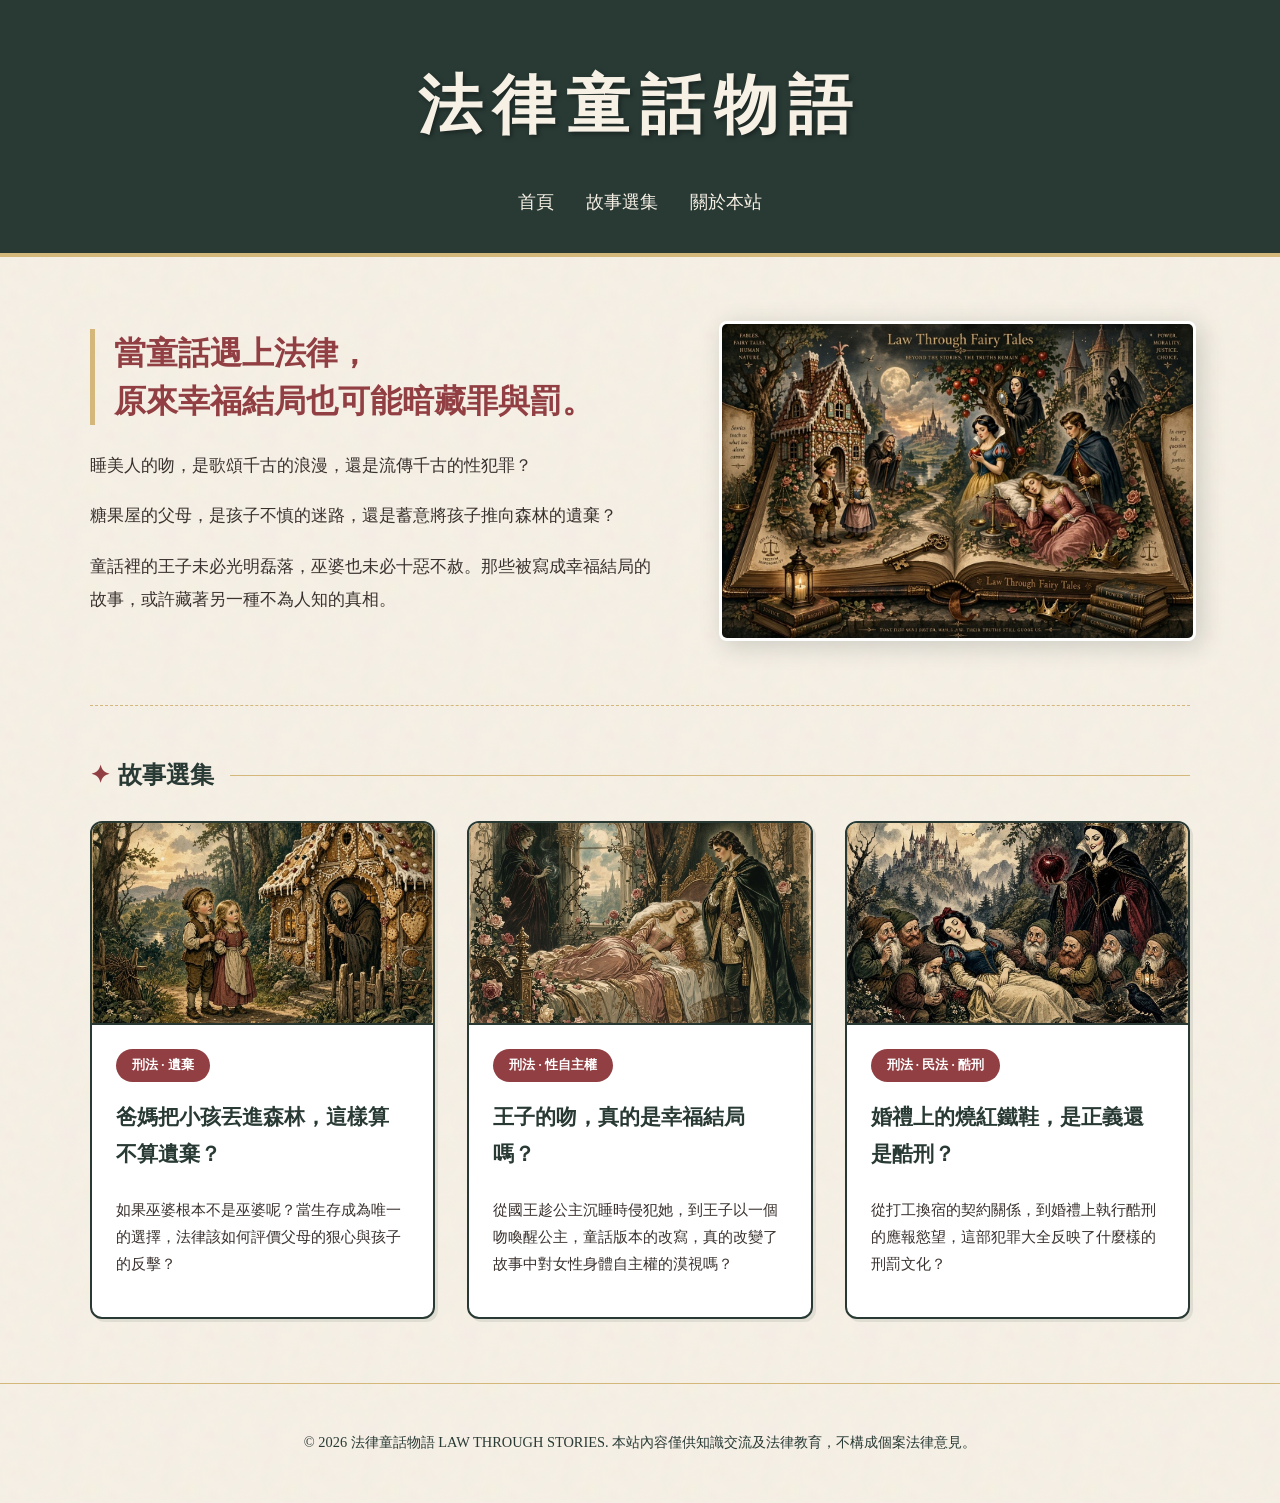
<file: index.html>
<!DOCTYPE html>
<html lang="zh-Hant">
<head>
  <meta charset="UTF-8">
  <meta name="viewport" content="width=device-width, initial-scale=1.0">
  <title>法律童話物語 LAW THROUGH STORIES</title>
  <link rel="stylesheet" href="css/style.css">
</head>
<body>
  <!-- 綠色大標題區塊 -->
  <header>
    <h1><a href="index.html">法律童話物語</a></h1>
    <nav>
      <a href="index.html">首頁</a>
      <a href="articles.html">故事選集</a>
      <a href="about.html">關於本站</a>
    </nav>
  </header>
  
  <main>
    <div class="hero-section">
      <div class="hero-content">
        <div class="hero-text">
          <!-- 小標題 -->
          <h2>當童話遇上法律，<br>原來幸福結局也可能暗藏罪與罰。</h2>
          
          <!-- 內文 -->
          <p>睡美人的吻，是歌頌千古的浪漫，還是流傳千古的性犯罪？</p>
          <p>糖果屋的父母，是孩子不慎的迷路，還是蓄意將孩子推向森林的遺棄？</p>
          <p>童話裡的王子未必光明磊落，巫婆也未必十惡不赦。那些被寫成幸福結局的故事，或許藏著另一種不為人知的真相。</p>
        </div>
        
        <div class="hero-img">
          <!-- 新圖片位置 -->
          <img src="images/hero.jpg" alt="童話主視覺">
        </div>
      </div>
    </div>

    <!-- 下半部：卡片區 -->
    <div class="section-title">故事選集</div>
    
    <div class="grid">
      <!-- 糖果屋 -->
      <a href="articles/hansel-and-gretel.html" class="card">
        <img src="images/candy.jpg" alt="糖果屋插圖" class="card-img">
        <div class="card-content">
          <span class="card-tag">刑法 · 遺棄</span>
          <h3>爸媽把小孩丟進森林，這樣算不算遺棄？</h3>
          <p>如果巫婆根本不是巫婆呢？當生存成為唯一的選擇，法律該如何評價父母的狠心與孩子的反擊？</p>
        </div>
      </a>

      <!-- 睡美人 -->
      <a href="articles/sleeping-beauty.html" class="card">
        <img src="images/sleeping.jpg" alt="睡美人插圖" class="card-img">
        <div class="card-content">
          <span class="card-tag">刑法 · 性自主權</span>
          <h3>王子的吻，真的是幸福結局嗎？</h3>
          <p>從國王趁公主沉睡時侵犯她，到王子以一個吻喚醒公主，童話版本的改寫，真的改變了故事中對女性身體自主權的漠視嗎？</p>
        </div>
      </a>

      <!-- 白雪公主 -->
      <a href="articles/snow-white.html" class="card">
        <img src="images/snow.jpg" alt="白雪公主插圖" class="card-img">
        <div class="card-content">
          <span class="card-tag">刑法 · 民法 · 酷刑</span>
          <h3>婚禮上的燒紅鐵鞋，是正義還是酷刑？</h3>
          <p>從打工換宿的契約關係，到婚禮上執行酷刑的應報慾望，這部犯罪大全反映了什麼樣的刑罰文化？</p>
        </div>
      </a>
    </div>
  </main>
  
  <footer>
    <p>© 2026 法律童話物語 LAW THROUGH STORIES. 本站內容僅供知識交流及法律教育，不構成個案法律意見。</p>
  </footer>
</body>
</html>
</file>
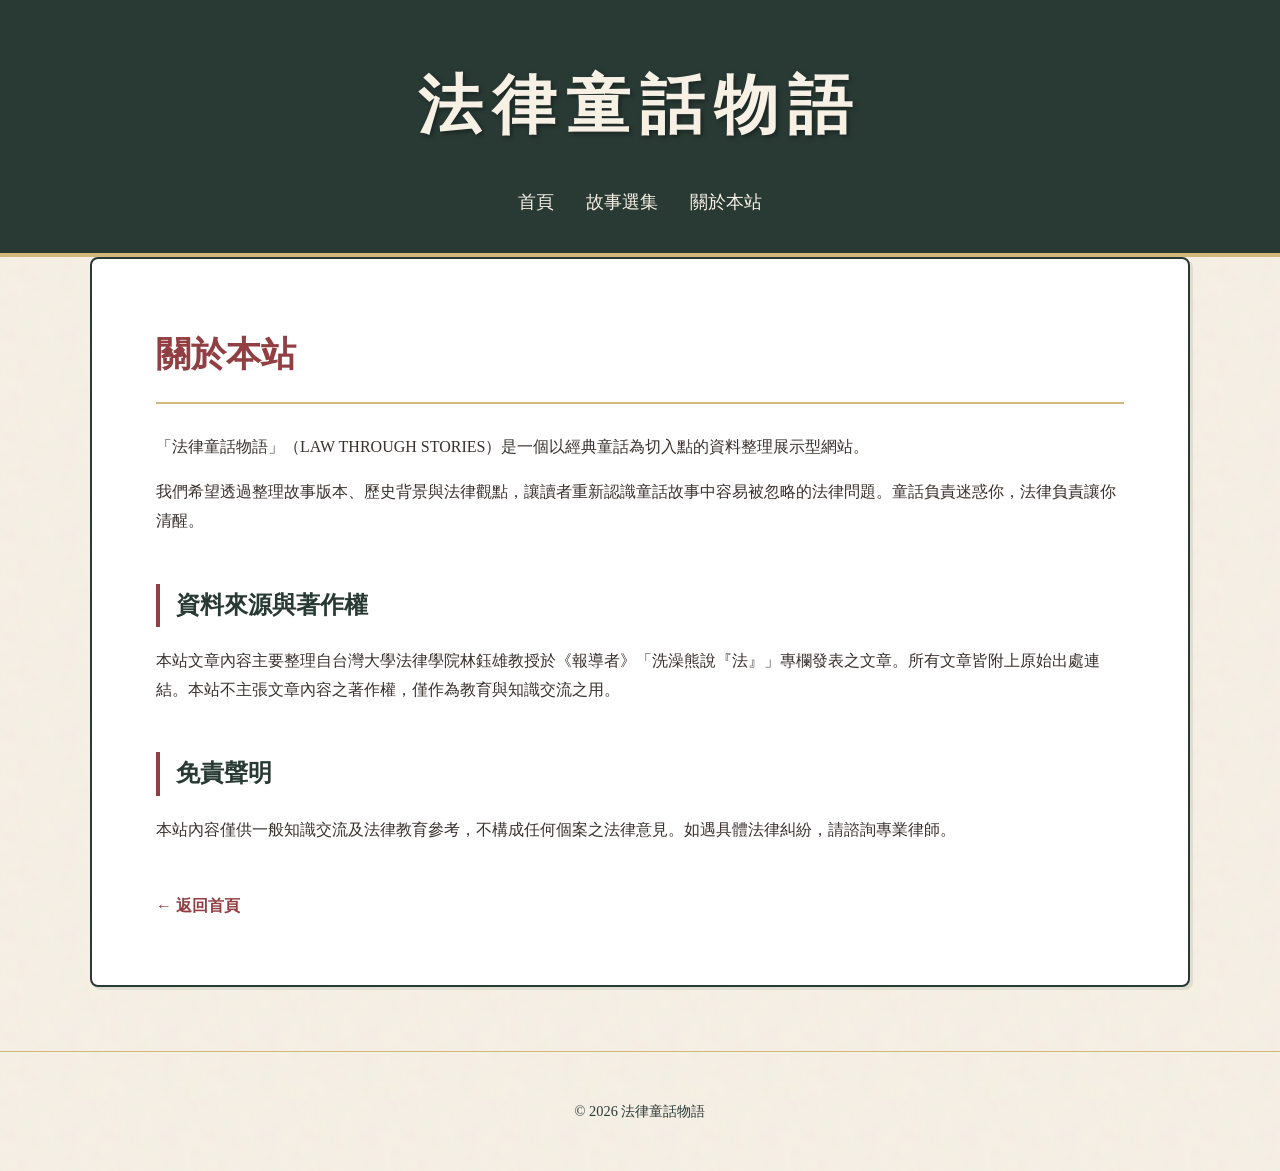
<file: about.html>
<!DOCTYPE html>
<html lang="zh-Hant">
<head>
  <meta charset="UTF-8">
  <meta name="viewport" content="width=device-width, initial-scale=1.0">
  <title>關於本站 ｜ 法律童話物語</title>
  <link rel="stylesheet" href="css/style.css">
</head>
<body>
  <header>
    <h1><a href="index.html">法律童話物語</a></h1>
    <nav><a href="index.html">首頁</a><a href="articles.html">故事選集</a><a href="about.html">關於本站</a></nav>
  </header>
  <main>
    <article>
      <h1>關於本站</h1>
      <p>「法律童話物語」（LAW THROUGH STORIES）是一個以經典童話為切入點的資料整理展示型網站。</p>
      <p>我們希望透過整理故事版本、歷史背景與法律觀點，讓讀者重新認識童話故事中容易被忽略的法律問題。童話負責迷惑你，法律負責讓你清醒。</p>
      <h2>資料來源與著作權</h2>
      <p>本站文章內容主要整理自台灣大學法律學院林鈺雄教授於《報導者》「洗澡熊說『法』」專欄發表之文章。所有文章皆附上原始出處連結。本站不主張文章內容之著作權，僅作為教育與知識交流之用。</p>
      <h2>免責聲明</h2>
      <p>本站內容僅供一般知識交流及法律教育參考，不構成任何個案之法律意見。如遇具體法律糾紛，請諮詢專業律師。</p>
      <a href="index.html" class="back-link">← 返回首頁</a>
    </article>
  </main>
  <footer><p>© 2026 法律童話物語</p></footer>
</body>
</html>
</file>
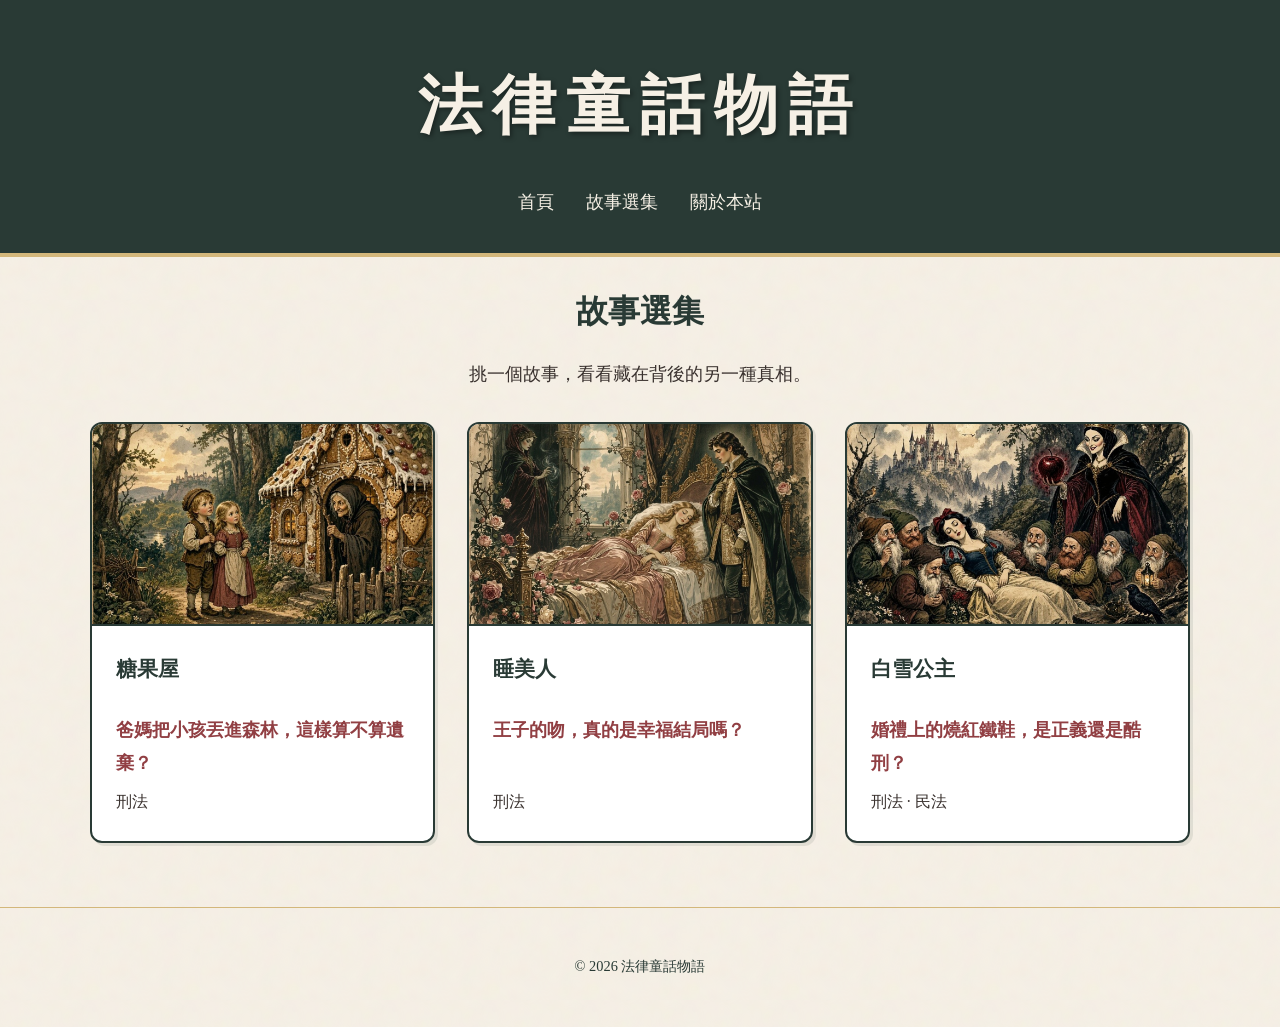
<file: articles.html>
<!DOCTYPE html>
<html lang="zh-Hant">
<head>
  <meta charset="UTF-8">
  <meta name="viewport" content="width=device-width, initial-scale=1.0">
  <title>故事選集 ｜ 法律童話物語</title>
  <link rel="stylesheet" href="css/style.css">
</head>
<body>
  <header>
    <h1><a href="index.html">法律童話物語</a></h1>
    <nav><a href="index.html">首頁</a><a href="articles.html">故事選集</a><a href="about.html">關於本站</a></nav>
  </header>
  <main>
    <h2 style="text-align: center; color: var(--forest); font-size: 2rem; margin-bottom: 0.5rem;">故事選集</h2>
    <p style="text-align: center; margin-bottom: 2rem; font-size: 1.1rem;">挑一個故事，看看藏在背後的另一種真相。</p>

    <div class="grid">
      <a href="articles/hansel-and-gretel.html" class="card">
        <img src="images/candy.jpg" alt="糖果屋插圖" class="card-img">
        <div class="card-content">
          <h3>糖果屋</h3>
          <p style="font-weight: bold; color: var(--berry); font-size: 1.15rem; margin-bottom: 0.5rem;">爸媽把小孩丟進森林，這樣算不算遺棄？</p>
          <span class="tag">刑法</span>
        </div>
      </a>
      <a href="articles/sleeping-beauty.html" class="card">
        <img src="images/sleeping.jpg" alt="睡美人插圖" class="card-img">
        <div class="card-content">
          <h3>睡美人</h3>
          <p style="font-weight: bold; color: var(--berry); font-size: 1.15rem; margin-bottom: 0.5rem;">王子的吻，真的是幸福結局嗎？</p>
          <span class="tag">刑法</span>
        </div>
      </a>
      <a href="articles/snow-white.html" class="card">
        <img src="images/snow.jpg" alt="白雪公主插圖" class="card-img">
        <div class="card-content">
          <h3>白雪公主</h3>
          <p style="font-weight: bold; color: var(--berry); font-size: 1.15rem; margin-bottom: 0.5rem;">婚禮上的燒紅鐵鞋，是正義還是酷刑？</p>
          <span class="tag">刑法 · 民法</span>
        </div>
      </a>
    </div>
  </main>
  <footer><p>© 2026 法律童話物語</p></footer>
</body>
</html>
</file>
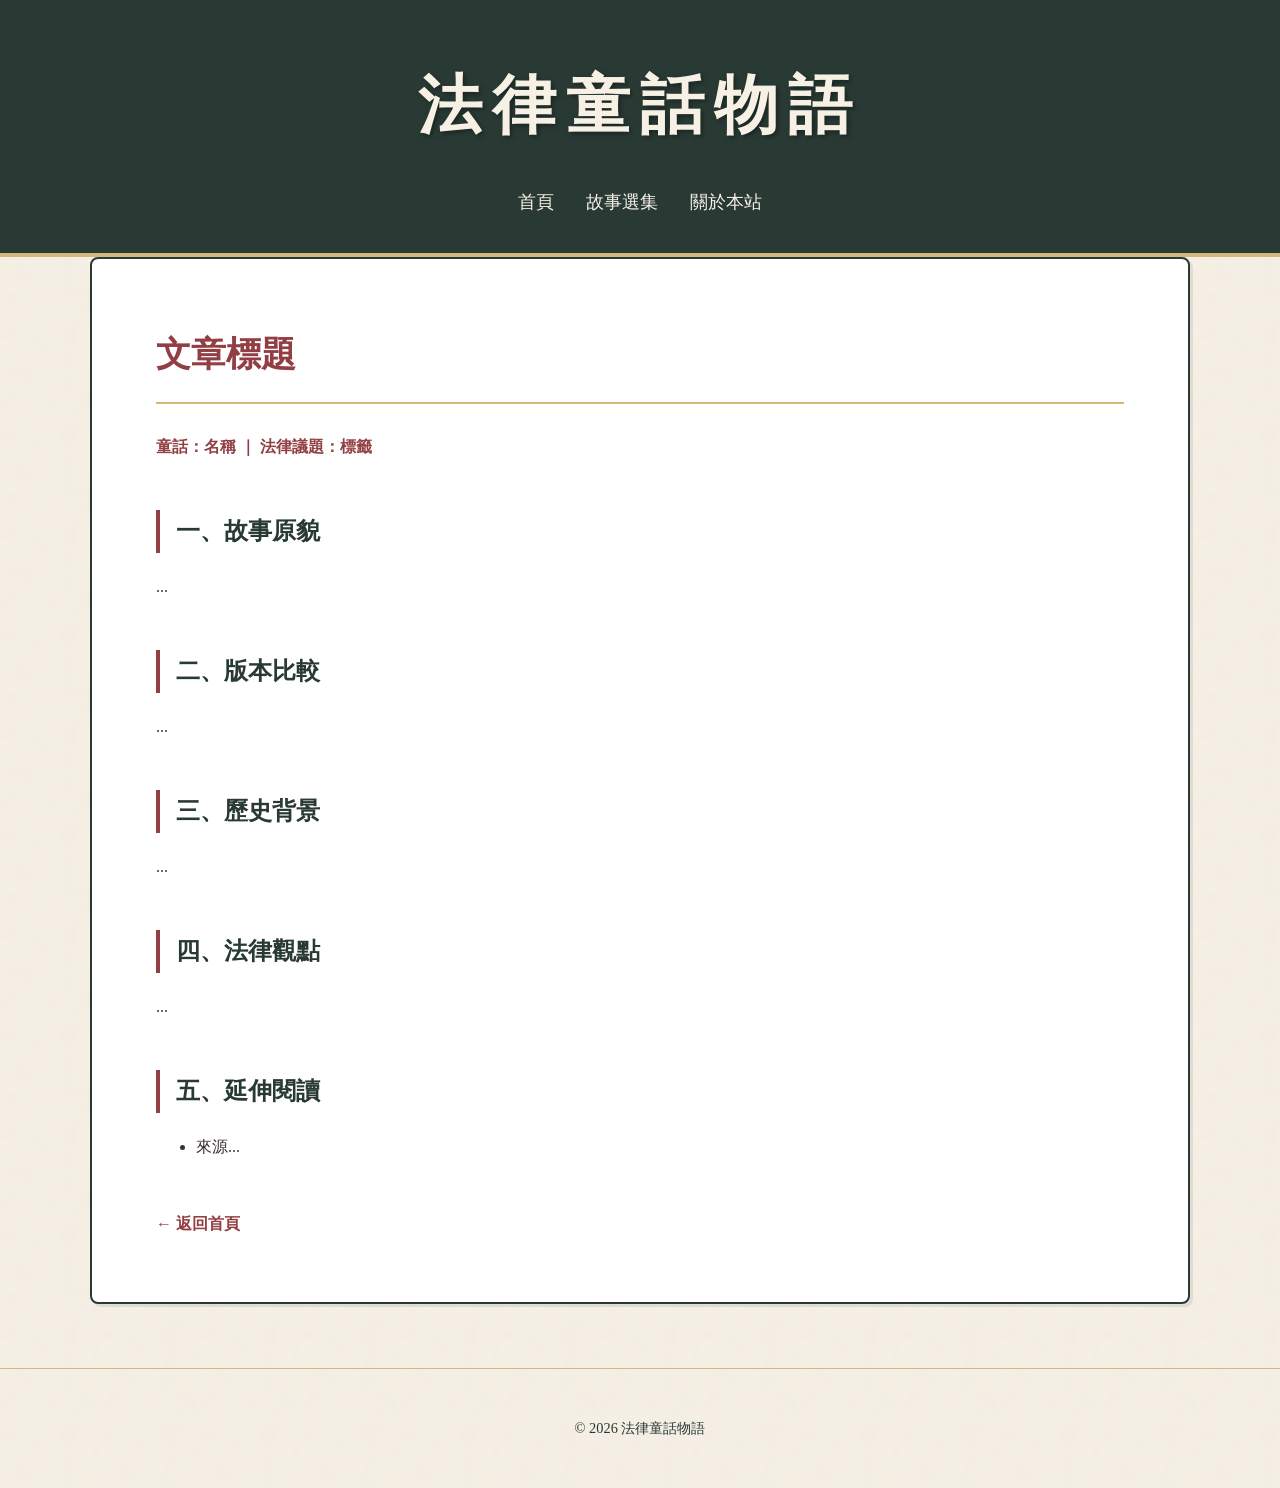
<file: 文章範本.html>
<!DOCTYPE html>
<html lang="zh-Hant">
<head>
  <meta charset="UTF-8">
  <meta name="viewport" content="width=device-width, initial-scale=1.0">
  <title>文章標題 ｜ 法律童話物語</title>
  <link rel="stylesheet" href="../css/style.css">
</head>
<body>
  <header>
    <h1><a href="../index.html">法律童話物語</a></h1>
    <nav><a href="../index.html">首頁</a><a href="../articles.html">故事選集</a><a href="../about.html">關於本站</a></nav>
  </header>
  <main>
    <article>
      <h1>文章標題</h1>
      <p class="meta" style="color: var(--berry); font-weight: bold;">童話：名稱 ｜ 法律議題：標籤</p>

      <h2>一、故事原貌</h2>
      <p>...</p>

      <h2>二、版本比較</h2>
      <p>...</p>

      <h2>三、歷史背景</h2>
      <p>...</p>

      <h2>四、法律觀點</h2>
      <p>...</p>

      <h2>五、延伸閱讀</h2>
      <ul>
        <li>來源...</li>
      </ul>
      <a href="../index.html" class="back-link">← 返回首頁</a>
    </article>
  </main>
  <footer><p>© 2026 法律童話物語</p></footer>
</body>
</html>
</file>
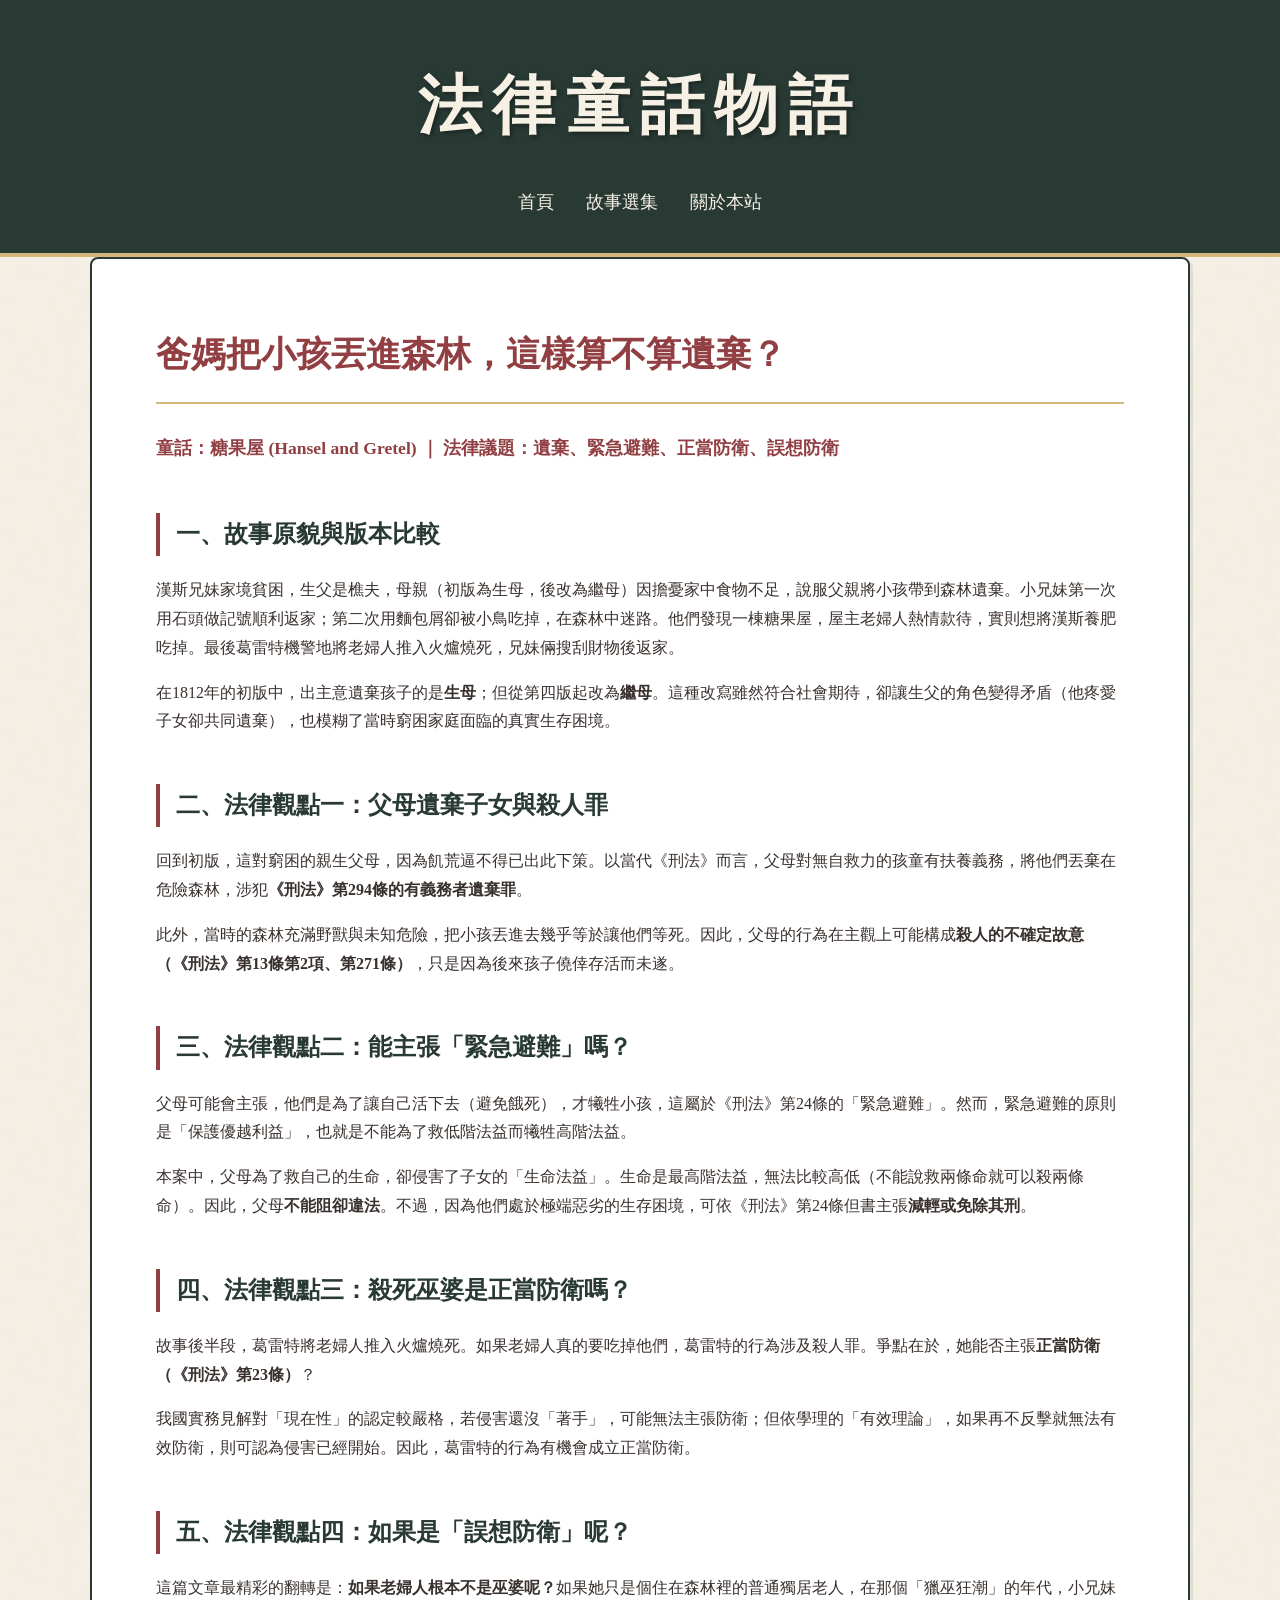
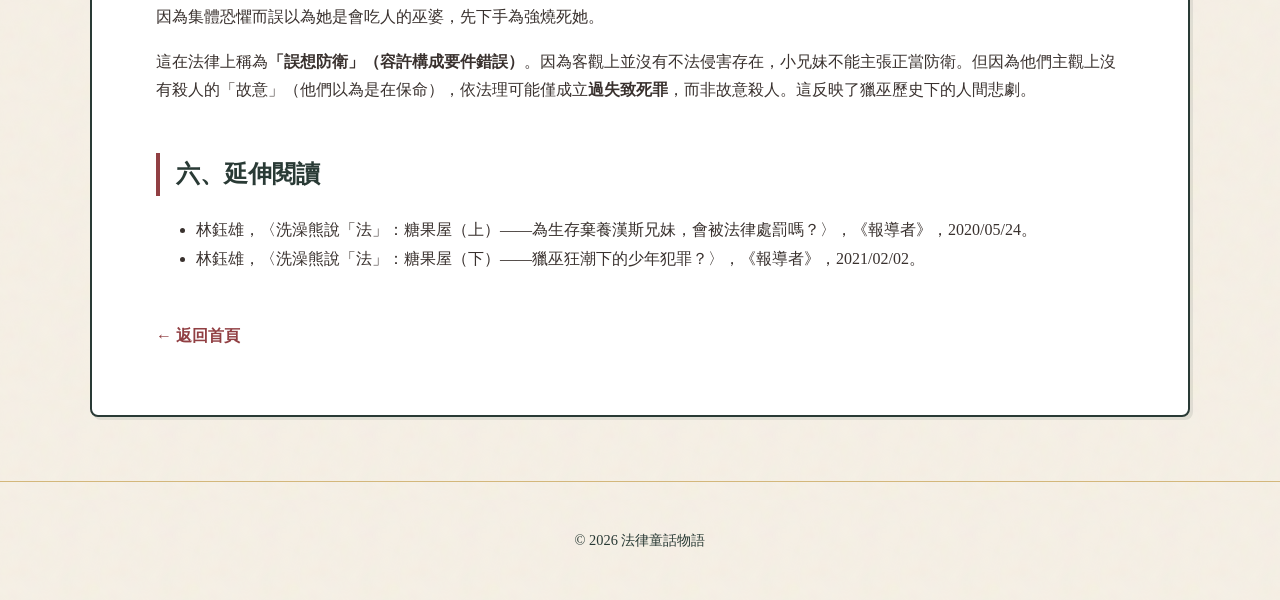
<file: articles/hansel-and-gretel.html>
<!DOCTYPE html>
<html lang="zh-Hant">
<head>
  <meta charset="UTF-8">
  <meta name="viewport" content="width=device-width, initial-scale=1.0">
  <title>糖果屋：爸媽把小孩丟進森林，這樣算不算遺棄？｜法律童話物語</title>
  <link rel="stylesheet" href="../css/style.css">
</head>
<body>
  <header>
    <h1><a href="../index.html">法律童話物語</a></h1>
    <nav><a href="../index.html">首頁</a><a href="../articles.html">故事選集</a><a href="../about.html">關於本站</a></nav>
  </header>
  <main>
    <article>
      <h1>爸媽把小孩丟進森林，這樣算不算遺棄？</h1>
      <p style="color: var(--berry); font-weight: bold; font-size: 1.1rem;">童話：糖果屋 (Hansel and Gretel) ｜ 法律議題：遺棄、緊急避難、正當防衛、誤想防衛</p>

      <h2>一、故事原貌與版本比較</h2>
      <p>漢斯兄妹家境貧困，生父是樵夫，母親（初版為生母，後改為繼母）因擔憂家中食物不足，說服父親將小孩帶到森林遺棄。小兄妹第一次用石頭做記號順利返家；第二次用麵包屑卻被小鳥吃掉，在森林中迷路。他們發現一棟糖果屋，屋主老婦人熱情款待，實則想將漢斯養肥吃掉。最後葛雷特機警地將老婦人推入火爐燒死，兄妹倆搜刮財物後返家。</p>
      <p>在1812年的初版中，出主意遺棄孩子的是<strong>生母</strong>；但從第四版起改為<strong>繼母</strong>。這種改寫雖然符合社會期待，卻讓生父的角色變得矛盾（他疼愛子女卻共同遺棄），也模糊了當時窮困家庭面臨的真實生存困境。</p>

      <h2>二、法律觀點一：父母遺棄子女與殺人罪</h2>
      <p>回到初版，這對窮困的親生父母，因為飢荒逼不得已出此下策。以當代《刑法》而言，父母對無自救力的孩童有扶養義務，將他們丟棄在危險森林，涉犯<strong>《刑法》第294條的有義務者遺棄罪</strong>。</p>
      <p>此外，當時的森林充滿野獸與未知危險，把小孩丟進去幾乎等於讓他們等死。因此，父母的行為在主觀上可能構成<strong>殺人的不確定故意（《刑法》第13條第2項、第271條）</strong>，只是因為後來孩子僥倖存活而未遂。</p>

      <h2>三、法律觀點二：能主張「緊急避難」嗎？</h2>
      <p>父母可能會主張，他們是為了讓自己活下去（避免餓死），才犧牲小孩，這屬於《刑法》第24條的「緊急避難」。然而，緊急避難的原則是「保護優越利益」，也就是不能為了救低階法益而犧牲高階法益。</p>
      <p>本案中，父母為了救自己的生命，卻侵害了子女的「生命法益」。生命是最高階法益，無法比較高低（不能說救兩條命就可以殺兩條命）。因此，父母<strong>不能阻卻違法</strong>。不過，因為他們處於極端惡劣的生存困境，可依《刑法》第24條但書主張<strong>減輕或免除其刑</strong>。</p>

      <h2>四、法律觀點三：殺死巫婆是正當防衛嗎？</h2>
      <p>故事後半段，葛雷特將老婦人推入火爐燒死。如果老婦人真的要吃掉他們，葛雷特的行為涉及殺人罪。爭點在於，她能否主張<strong>正當防衛（《刑法》第23條）</strong>？</p>
      <p>我國實務見解對「現在性」的認定較嚴格，若侵害還沒「著手」，可能無法主張防衛；但依學理的「有效理論」，如果再不反擊就無法有效防衛，則可認為侵害已經開始。因此，葛雷特的行為有機會成立正當防衛。</p>

      <h2>五、法律觀點四：如果是「誤想防衛」呢？</h2>
      <p>這篇文章最精彩的翻轉是：<strong>如果老婦人根本不是巫婆呢？</strong>如果她只是個住在森林裡的普通獨居老人，在那個「獵巫狂潮」的年代，小兄妹因為集體恐懼而誤以為她是會吃人的巫婆，先下手為強燒死她。</p>
      <p>這在法律上稱為<strong>「誤想防衛」（容許構成要件錯誤）</strong>。因為客觀上並沒有不法侵害存在，小兄妹不能主張正當防衛。但因為他們主觀上沒有殺人的「故意」（他們以為是在保命），依法理可能僅成立<strong>過失致死罪</strong>，而非故意殺人。這反映了獵巫歷史下的人間悲劇。</p>

      <h2>六、延伸閱讀</h2>
      <ul>
        <li>林鈺雄，〈洗澡熊說「法」：糖果屋（上）——為生存棄養漢斯兄妹，會被法律處罰嗎？〉，《報導者》，2020/05/24。</li>
        <li>林鈺雄，〈洗澡熊說「法」：糖果屋（下）——獵巫狂潮下的少年犯罪？〉，《報導者》，2021/02/02。</li>
      </ul>
      <a href="../index.html" class="back-link">← 返回首頁</a>
    </article>
  </main>
  <footer><p>© 2026 法律童話物語</p></footer>
</body>
</html>
</file>
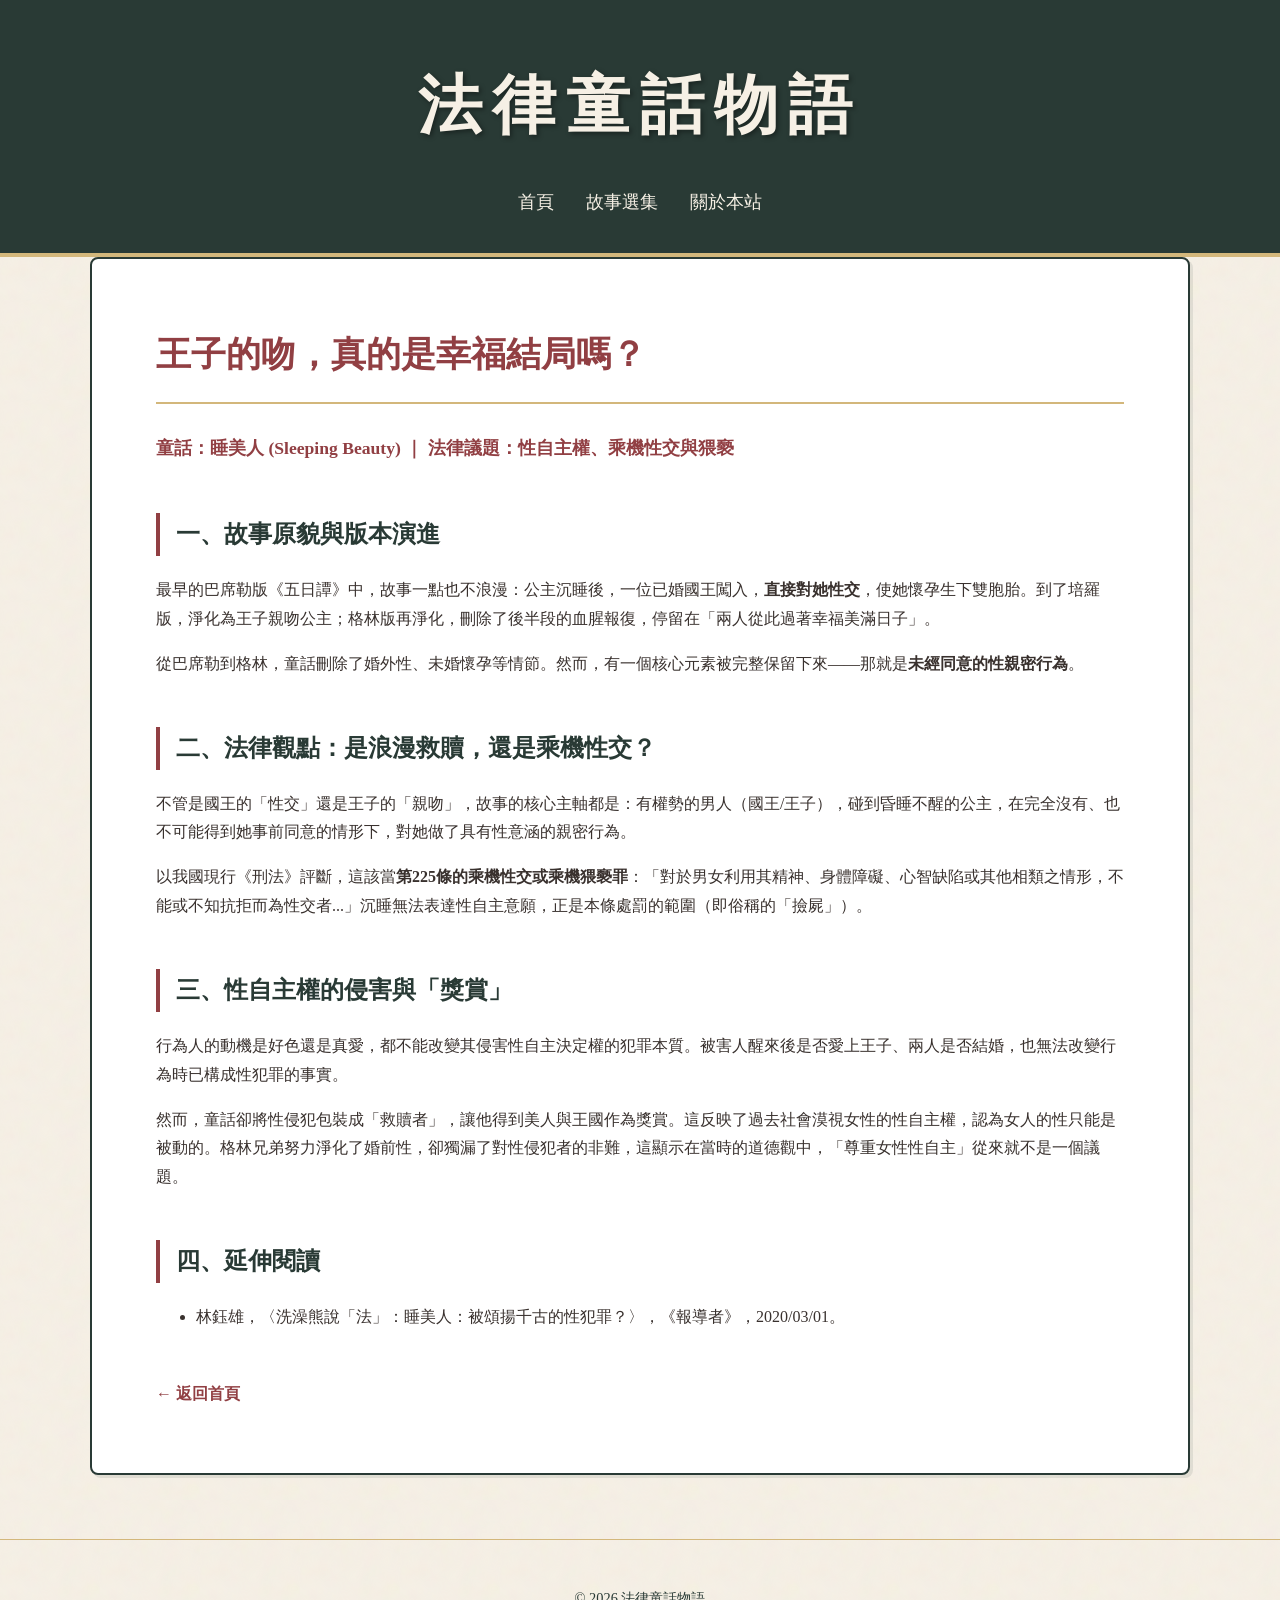
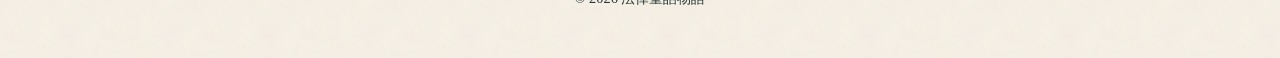
<file: articles/sleeping-beauty.html>
<!DOCTYPE html>
<html lang="zh-Hant">
<head>
  <meta charset="UTF-8">
  <meta name="viewport" content="width=device-width, initial-scale=1.0">
  <title>睡美人：王子的吻，真的是幸福結局嗎？｜法律童話物語</title>
  <link rel="stylesheet" href="../css/style.css">
</head>
<body>
  <header>
    <h1><a href="../index.html">法律童話物語</a></h1>
    <nav><a href="../index.html">首頁</a><a href="../articles.html">故事選集</a><a href="../about.html">關於本站</a></nav>
  </header>
  <main>
    <article>
      <h1>王子的吻，真的是幸福結局嗎？</h1>
      <p style="color: var(--berry); font-weight: bold; font-size: 1.1rem;">童話：睡美人 (Sleeping Beauty) ｜ 法律議題：性自主權、乘機性交與猥褻</p>

      <h2>一、故事原貌與版本演進</h2>
      <p>最早的巴席勒版《五日譚》中，故事一點也不浪漫：公主沉睡後，一位已婚國王闖入，<strong>直接對她性交</strong>，使她懷孕生下雙胞胎。到了培羅版，淨化為王子親吻公主；格林版再淨化，刪除了後半段的血腥報復，停留在「兩人從此過著幸福美滿日子」。</p>
      <p>從巴席勒到格林，童話刪除了婚外性、未婚懷孕等情節。然而，有一個核心元素被完整保留下來——那就是<strong>未經同意的性親密行為</strong>。</p>

      <h2>二、法律觀點：是浪漫救贖，還是乘機性交？</h2>
      <p>不管是國王的「性交」還是王子的「親吻」，故事的核心主軸都是：有權勢的男人（國王/王子），碰到昏睡不醒的公主，在完全沒有、也不可能得到她事前同意的情形下，對她做了具有性意涵的親密行為。</p>
      <p>以我國現行《刑法》評斷，這該當<strong>第225條的乘機性交或乘機猥褻罪</strong>：「對於男女利用其精神、身體障礙、心智缺陷或其他相類之情形，不能或不知抗拒而為性交者...」沉睡無法表達性自主意願，正是本條處罰的範圍（即俗稱的「撿屍」）。</p>

      <h2>三、性自主權的侵害與「獎賞」</h2>
      <p>行為人的動機是好色還是真愛，都不能改變其侵害性自主決定權的犯罪本質。被害人醒來後是否愛上王子、兩人是否結婚，也無法改變行為時已構成性犯罪的事實。</p>
      <p>然而，童話卻將性侵犯包裝成「救贖者」，讓他得到美人與王國作為獎賞。這反映了過去社會漠視女性的性自主權，認為女人的性只能是被動的。格林兄弟努力淨化了婚前性，卻獨漏了對性侵犯者的非難，這顯示在當時的道德觀中，「尊重女性性自主」從來就不是一個議題。</p>

      <h2>四、延伸閱讀</h2>
      <ul>
        <li>林鈺雄，〈洗澡熊說「法」：睡美人：被頌揚千古的性犯罪？〉，《報導者》，2020/03/01。</li>
      </ul>
      <a href="../index.html" class="back-link">← 返回首頁</a>
    </article>
  </main>
  <footer><p>© 2026 法律童話物語</p></footer>
</body>
</html>
</file>
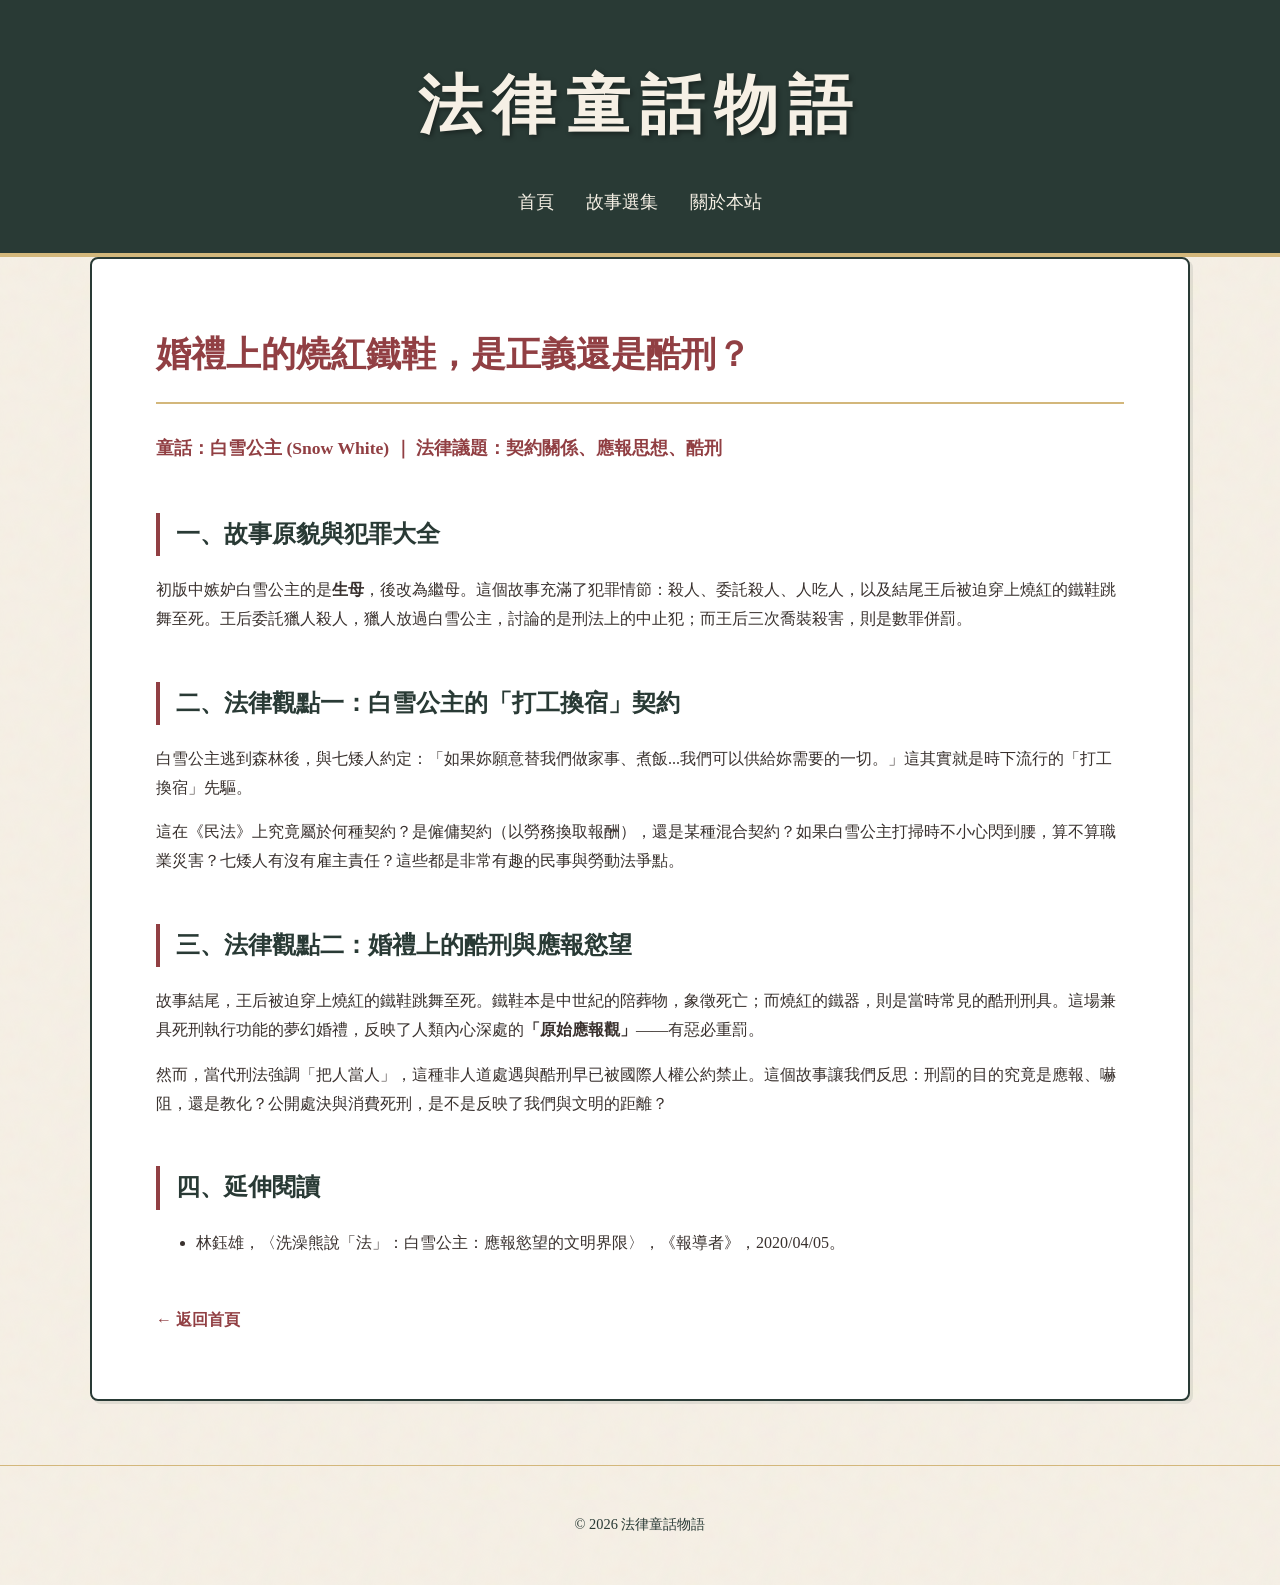
<file: articles/snow-white.html>
<!DOCTYPE html>
<html lang="zh-Hant">
<head>
  <meta charset="UTF-8">
  <meta name="viewport" content="width=device-width, initial-scale=1.0">
  <title>白雪公主：婚禮上的燒紅鐵鞋，是正義還是酷刑？｜法律童話物語</title>
  <link rel="stylesheet" href="../css/style.css">
</head>
<body>
  <header>
    <h1><a href="../index.html">法律童話物語</a></h1>
    <nav><a href="../index.html">首頁</a><a href="../articles.html">故事選集</a><a href="../about.html">關於本站</a></nav>
  </header>
  <main>
    <article>
      <h1>婚禮上的燒紅鐵鞋，是正義還是酷刑？</h1>
      <p style="color: var(--berry); font-weight: bold; font-size: 1.1rem;">童話：白雪公主 (Snow White) ｜ 法律議題：契約關係、應報思想、酷刑</p>

      <h2>一、故事原貌與犯罪大全</h2>
      <p>初版中嫉妒白雪公主的是<strong>生母</strong>，後改為繼母。這個故事充滿了犯罪情節：殺人、委託殺人、人吃人，以及結尾王后被迫穿上燒紅的鐵鞋跳舞至死。王后委託獵人殺人，獵人放過白雪公主，討論的是刑法上的中止犯；而王后三次喬裝殺害，則是數罪併罰。</p>

      <h2>二、法律觀點一：白雪公主的「打工換宿」契約</h2>
      <p>白雪公主逃到森林後，與七矮人約定：「如果妳願意替我們做家事、煮飯...我們可以供給妳需要的一切。」這其實就是時下流行的「打工換宿」先驅。</p>
      <p>這在《民法》上究竟屬於何種契約？是僱傭契約（以勞務換取報酬），還是某種混合契約？如果白雪公主打掃時不小心閃到腰，算不算職業災害？七矮人有沒有雇主責任？這些都是非常有趣的民事與勞動法爭點。</p>

      <h2>三、法律觀點二：婚禮上的酷刑與應報慾望</h2>
      <p>故事結尾，王后被迫穿上燒紅的鐵鞋跳舞至死。鐵鞋本是中世紀的陪葬物，象徵死亡；而燒紅的鐵器，則是當時常見的酷刑刑具。這場兼具死刑執行功能的夢幻婚禮，反映了人類內心深處的<strong>「原始應報觀」</strong>——有惡必重罰。</p>
      <p>然而，當代刑法強調「把人當人」，這種非人道處遇與酷刑早已被國際人權公約禁止。這個故事讓我們反思：刑罰的目的究竟是應報、嚇阻，還是教化？公開處決與消費死刑，是不是反映了我們與文明的距離？</p>

      <h2>四、延伸閱讀</h2>
      <ul>
        <li>林鈺雄，〈洗澡熊說「法」：白雪公主：應報慾望的文明界限〉，《報導者》，2020/04/05。</li>
      </ul>
      <a href="../index.html" class="back-link">← 返回首頁</a>
    </article>
  </main>
  <footer><p>© 2026 法律童話物語</p></footer>
</body>
</html>
</file>
<file: css/style.css>
:root {
  --parchment: #F6F0E5;
  --forest: #293A35;
  --berry: #913F43;
  --gold: #D3B77B;
  --ink: #39312E;
}

body {
  font-family: "Noto Serif TC", "PingFang TC", "Microsoft JhengHei", serif;
  background-color: var(--parchment);
  color: var(--ink);
  line-height: 1.8;
  margin: 0;
  padding: 0;
  background-image: url('data:image/svg+xml;utf8,<svg width="100" height="100" xmlns="http://www.w3.org/2000/svg"><filter id="noise"><feTurbulence type="fractalNoise" baseFrequency="0.05" numOctaves="3" stitchTiles="stitch"/></filter><rect width="100" height="100" filter="url(%23noise)" opacity="0.05"/></svg>');
}

/* 🌟 全新改造的綠色導覽列：變成超大主標題的封面 */
header {
  background-color: var(--forest);
  color: var(--parchment);
  padding: 3rem 1.5rem 2rem 1.5rem; /* 增加上下空間，讓它更有霸氣 */
  text-align: center;
  border-bottom: 4px solid var(--gold);
}

/* 綠色區塊裡的主標題：最大、最置中 */
header h1 {
  margin: 0 0 1.5rem 0;
}

header h1 a {
  color: var(--parchment);
  text-decoration: none;
  font-size: 4rem; /* 超大！ */
  letter-spacing: 10px;
  font-weight: 900;
  text-shadow: 2px 2px 5px rgba(0,0,0,0.4);
}

nav {
  display: flex;
  justify-content: center;
  gap: 2rem; /* 連結之間的間距 */
}

nav a {
  color: var(--parchment);
  text-decoration: none;
  font-size: 1.1rem;
  border-bottom: 2px solid transparent;
  transition: border-color 0.3s;
}

nav a:hover { 
  border-bottom: 2px solid var(--gold); 
}

main {
  max-width: 1100px;
  margin: 0 auto;
  padding: 0 2rem;
}

/* 首頁主視覺區塊 */
.hero-section {
  padding: 4rem 0;
  border-bottom: 1px dashed var(--gold);
  margin-bottom: 3rem;
}

/* 左右分欄 */
.hero-content {
  display: flex;
  flex-direction: column;
  gap: 2rem;
}

@media (min-width: 768px) {
  .hero-content { flex-direction: row; align-items: center; }
  .hero-text { flex: 1.2; padding-right: 2rem; }
  .hero-img { flex: 1; }
}

/* 次大：小標題 */
.hero-text h2 {
  font-size: 2rem;
  color: var(--berry);
  font-weight: bold;
  line-height: 1.5;
  margin-top: 0;
  margin-bottom: 1.5rem;
  border-left: 5px solid var(--gold);
  padding-left: 1.2rem;
}

/* 最小：內文引言 */
.hero-text p {
  font-size: 1.05rem;
  color: var(--ink);
  margin-bottom: 1rem;
  line-height: 2;
}

/* 右側圖片設定 */
.hero-img img {
  width: 100%;
  border-radius: 8px;
  border: 3px solid #fff;
  box-shadow: 5px 5px 25px rgba(41, 58, 53, 0.2);
  display: block;
}

/* 下半部卡片區標題 */
.section-title {
  font-size: 1.5rem;
  color: var(--forest);
  font-weight: bold;
  display: flex;
  align-items: center;
  margin-bottom: 1.5rem;
}
.section-title::before {
  content: "✦";
  color: var(--berry);
  margin-right: 0.5rem;
}
.section-title::after {
  content: "";
  flex-grow: 1;
  height: 1px;
  background: var(--gold);
  margin-left: 1rem;
}

/* 卡片網格 */
.grid { 
  display: grid; 
  grid-template-columns: 1fr; 
  gap: 2rem; 
}
@media (min-width: 768px) { 
  .grid { grid-template-columns: repeat(auto-fill, minmax(300px, 1fr)); } 
}

.card {
  background: #fff;
  border: 2px solid var(--forest);
  border-radius: 12px;
  overflow: hidden;
  text-decoration: none;
  color: inherit;
  box-shadow: 3px 3px 0px rgba(41, 58, 53, 0.1);
  transition: transform 0.2s, box-shadow 0.2s;
  display: flex;
  flex-direction: column;
}

.card:hover { 
  transform: translateY(-5px); 
  box-shadow: 6px 6px 0px rgba(41, 58, 53, 0.15); 
}

.card-img {
  width: 100%;
  height: 200px;
  object-fit: cover;
  border-bottom: 2px solid var(--forest);
}

.card-content {
  padding: 1.5rem;
  display: flex;
  flex-direction: column;
  flex-grow: 1;
}

.card-tag {
  display: inline-block;
  background-color: var(--berry);
  color: #fff;
  font-size: 0.8rem;
  font-weight: bold;
  padding: 0.3rem 1rem;
  border-radius: 20px;
  margin-bottom: 1rem;
  align-self: flex-start;
}

.card h3 { color: var(--forest); margin-top: 0; font-size: 1.3rem; margin-bottom: 0.5rem;}
.card p { font-size: 0.95rem; color: var(--ink); flex-grow: 1; }

/* 文章內頁與頁尾 */
article { background: #fff; padding: 2rem; border: 2px solid var(--forest); box-shadow: 3px 3px 0px rgba(41, 58, 53, 0.1); border-radius: 8px; }
@media (min-width: 768px) { article { padding: 4rem; } }
article h1 { color: var(--berry); font-size: 2.2rem; margin-top: 0; border-bottom: 2px solid var(--gold); padding-bottom: 1rem; }
article h2 { color: var(--forest); margin-top: 3rem; border-left: 4px solid var(--berry); padding-left: 1rem; font-size: 1.5rem; }
.back-link { display: inline-block; margin-top: 2rem; color: var(--berry); text-decoration: none; font-weight: bold; }
footer { text-align: center; padding: 2rem 0; color: var(--forest); font-size: 0.9rem; border-top: 1px solid var(--gold); margin-top: 4rem; }
</file>
